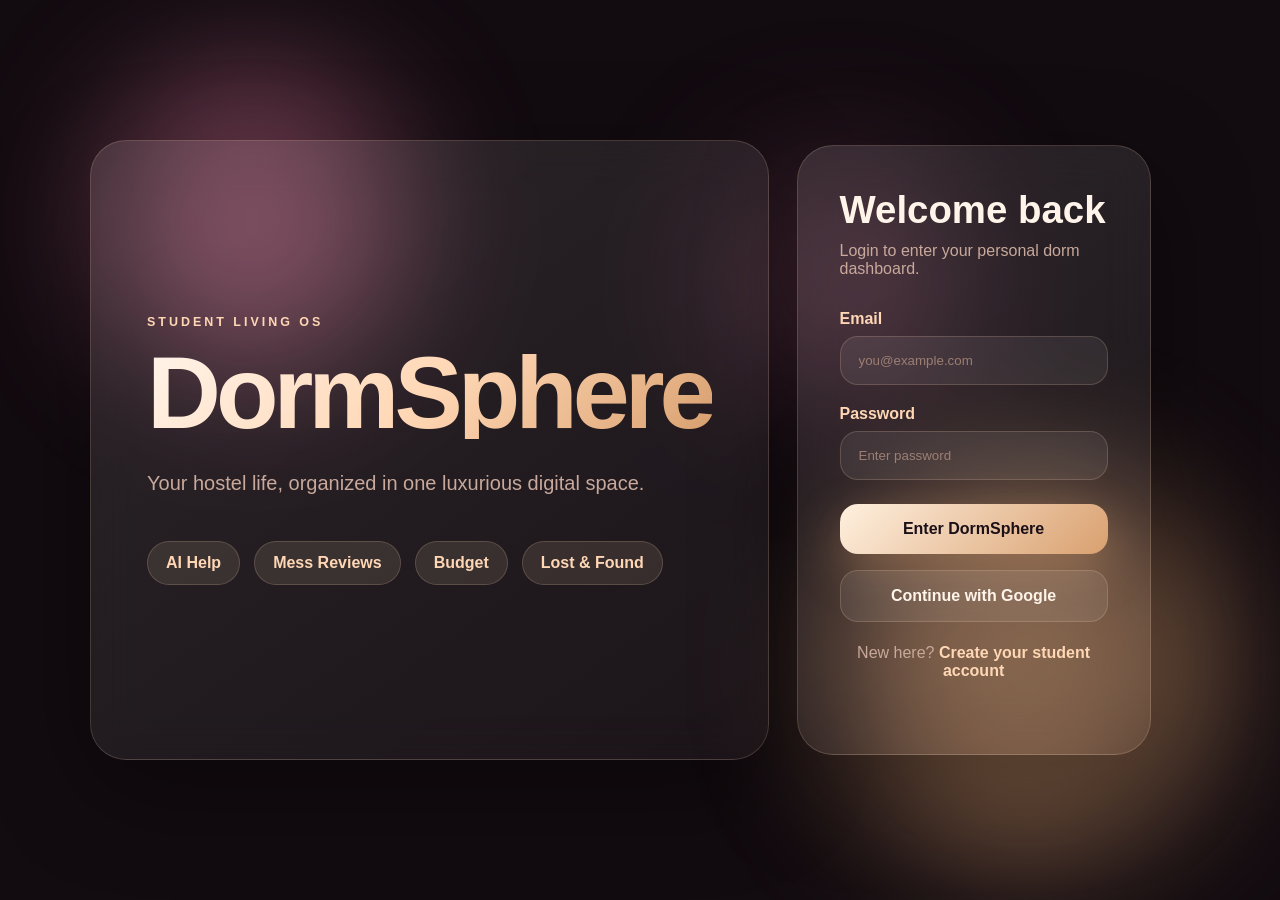
<file: index.html>
<!DOCTYPE html>
<html lang="en">
<head>
  <meta charset="UTF-8" />
  <meta name="viewport" content="width=device-width, initial-scale=1.0" />
  <title>DormSphere | Welcome</title>
  <link rel="stylesheet" href="style.css" />
</head>
<body class="auth-body">

  <div class="bg-orb orb-one"></div>
  <div class="bg-orb orb-two"></div>
  <div class="bg-orb orb-three"></div>

  <main class="auth-container">
    <section class="brand-panel">
      <p class="mini-label">Student Living OS</p>
      <h1>DormSphere</h1>
      <p class="brand-line">
        Your hostel life, organized in one luxurious digital space.
      </p>

      <div class="brand-points">
        <span>AI Help</span>
        <span>Mess Reviews</span>
        <span>Budget</span>
        <span>Lost & Found</span>
      </div>
    </section>

    <section class="login-card">
      <h2>Welcome back</h2>
      <p>Login to enter your personal dorm dashboard.</p>

      <form id="loginForm">
        <label>Email</label>
        <input type="email" id="email" placeholder="you@example.com" required />

        <label>Password</label>
        <input type="password" id="password" placeholder="Enter password" required />

        <button type="submit" class="main-btn">Enter DormSphere</button>
      </form>

      <button class="google-btn">Continue with Google</button>

      <p class="switch-text">
        New here? <a href="#">Create your student account</a>
      </p>
    </section>
  </main>

  <script src="script.js"></script>
</body>
</html>
</file>
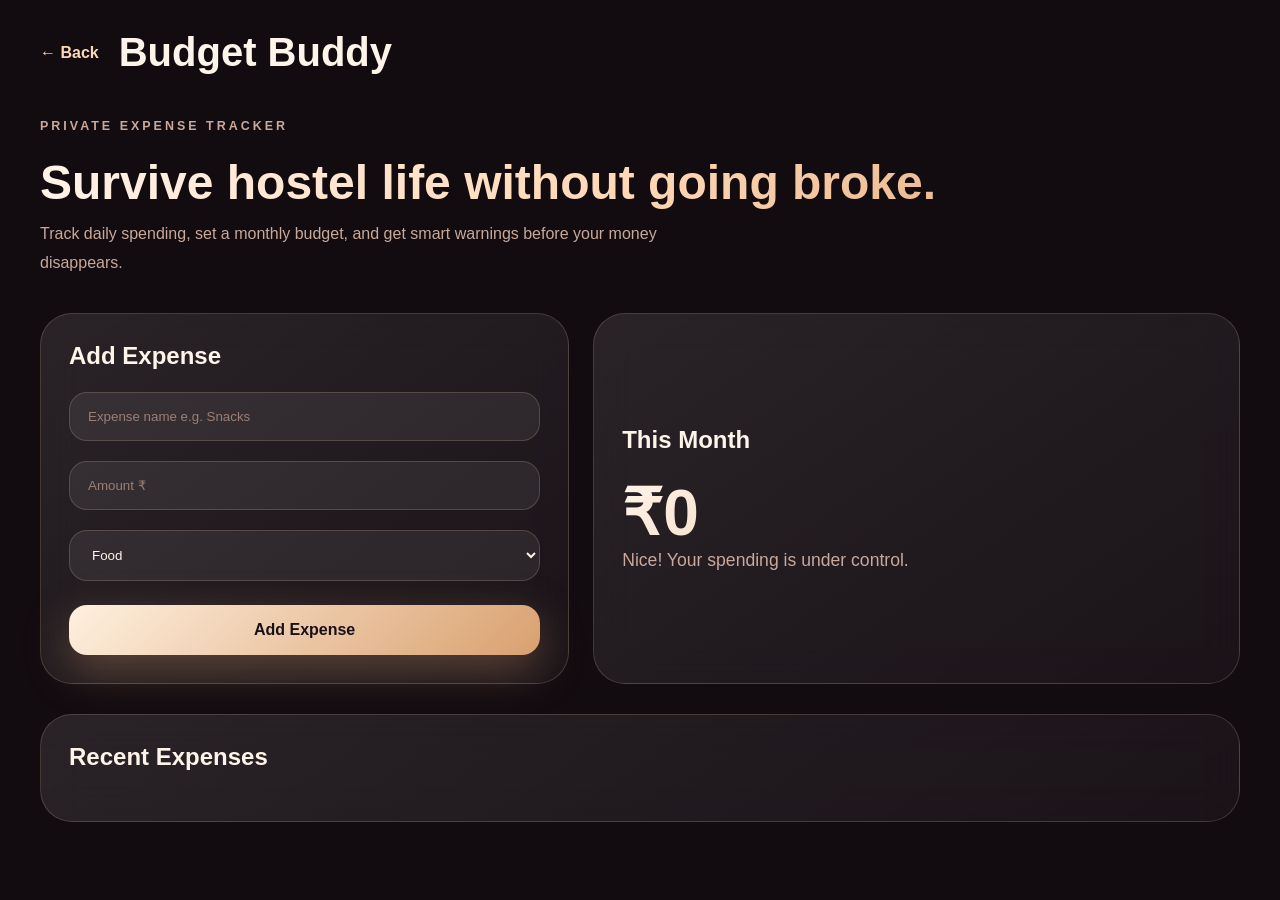
<file: budget.html>
<!DOCTYPE html>
<html lang="en">
<head>
  <meta charset="UTF-8" />
  <meta name="viewport" content="width=device-width, initial-scale=1.0" />
  <title>Budget Buddy | DormSphere</title>
  <link rel="stylesheet" href="style.css" />
</head>
<body class="feature-page">

<header class="feature-navbar">
  <a href="home.html" class="back-btn">← Back</a>
  <h1>Budget Buddy</h1>
</header>

<section class="feature-hero">
  <p class="mini-label">Private Expense Tracker</p>
  <h2>Survive hostel life without going broke.</h2>
  <p>Track daily spending, set a monthly budget, and get smart warnings before your money disappears.</p>
</section>

<section class="budget-layout">
  <div class="budget-card">
    <h3>Add Expense</h3>

    <input type="text" id="expenseName" placeholder="Expense name e.g. Snacks" />
    <input type="number" id="expenseAmount" placeholder="Amount ₹" />

    <select id="expenseCategory">
      <option value="Food">Food</option>
      <option value="Travel">Travel</option>
      <option value="Study">Study</option>
      <option value="Shopping">Shopping</option>
      <option value="Other">Other</option>
    </select>

    <button class="main-btn" onclick="addExpense()">Add Expense</button>
  </div>

  <div class="budget-card summary-card">
    <h3>This Month</h3>
    <h2>₹<span id="totalSpent">0</span></h2>
    <p id="budgetMood">You’re doing great. Keep tracking.</p>
  </div>
</section>

<section class="expense-list-section">
  <h3>Recent Expenses</h3>
  <div id="expenseList"></div>
</section>

<script src="script.js"></script>
</body>
</html>
</file>
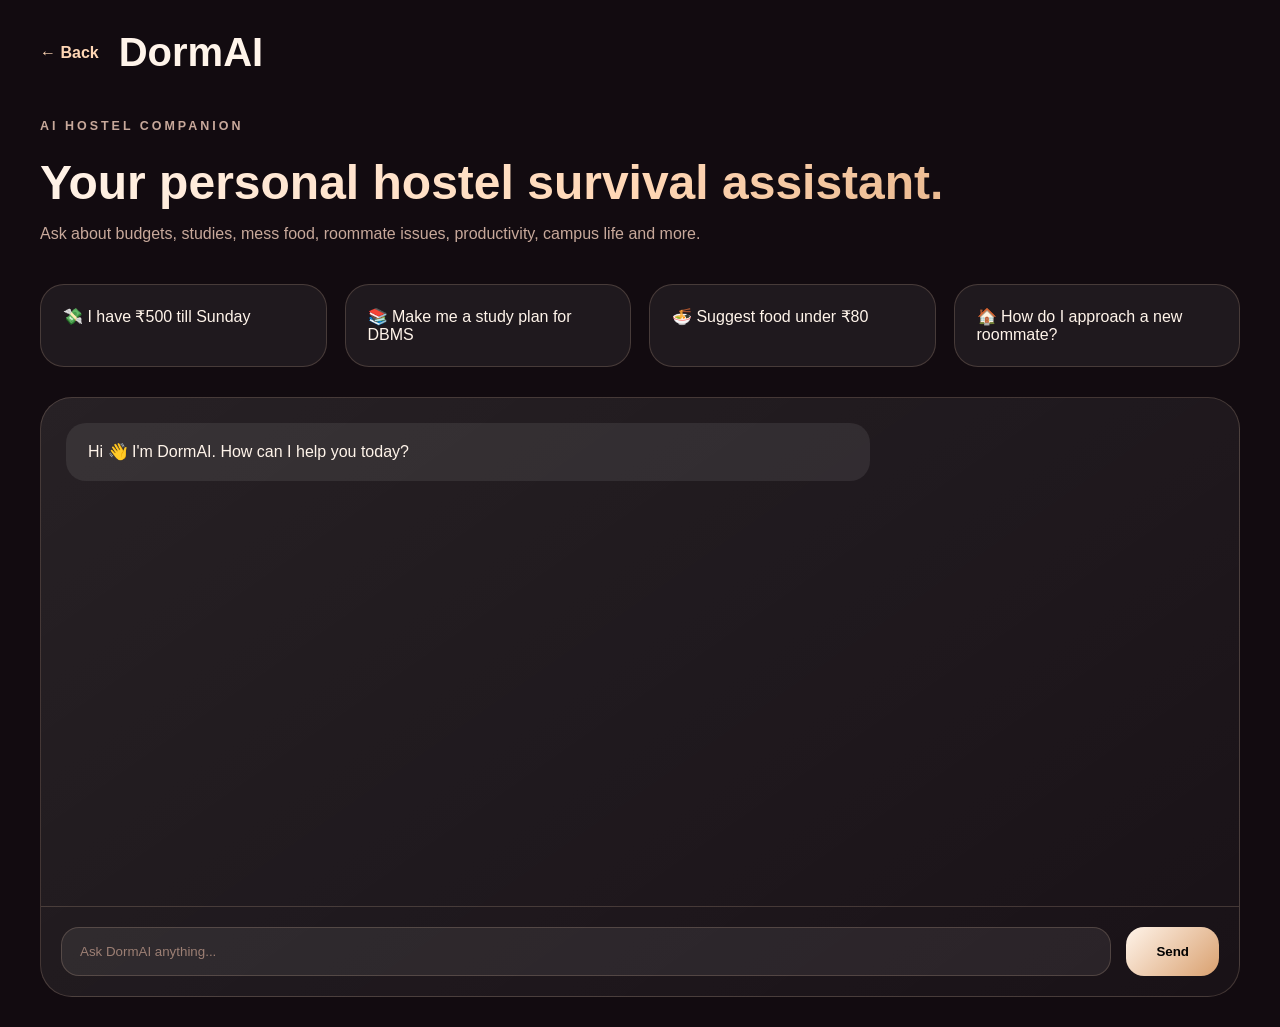
<file: dormai.html>
<!DOCTYPE html>
<html lang="en">
<head>
  <meta charset="UTF-8">
  <meta name="viewport" content="width=device-width, initial-scale=1.0">
  <title>DormAI | DormSphere</title>
  <link rel="stylesheet" href="style.css">
</head>
<body class="feature-page">

<header class="feature-navbar">
  <a href="home.html" class="back-btn">← Back</a>
  <h1>DormAI</h1>
</header>

<section class="feature-hero">
  <div>
    <p class="mini-label">AI Hostel Companion</p>
    <h2>Your personal hostel survival assistant.</h2>
    <p>
      Ask about budgets, studies, mess food, roommate issues,
      productivity, campus life and more.
    </p>
  </div>
</section>

<section class="quick-prompts">

<div class="prompt-card">
💸 I have ₹500 till Sunday
</div>

<div class="prompt-card">
📚 Make me a study plan for DBMS
</div>

<div class="prompt-card">
🍜 Suggest food under ₹80
</div>

<div class="prompt-card">
🏠 How do I approach a new roommate?
</div>

</section>

<section class="ai-chat-container">

<div id="chatMessages" class="chat-messages">

<div class="bot-message">
Hi 👋 I'm DormAI. How can I help you today?
</div>

</div>

<div class="chat-input-area">

<input
id="userInput"
type="text"
placeholder="Ask DormAI anything..."
>

<button id="sendBtn">
Send
</button>

</div>

</section>

<script src="script.js"></script>

</body>
</html>
</file>
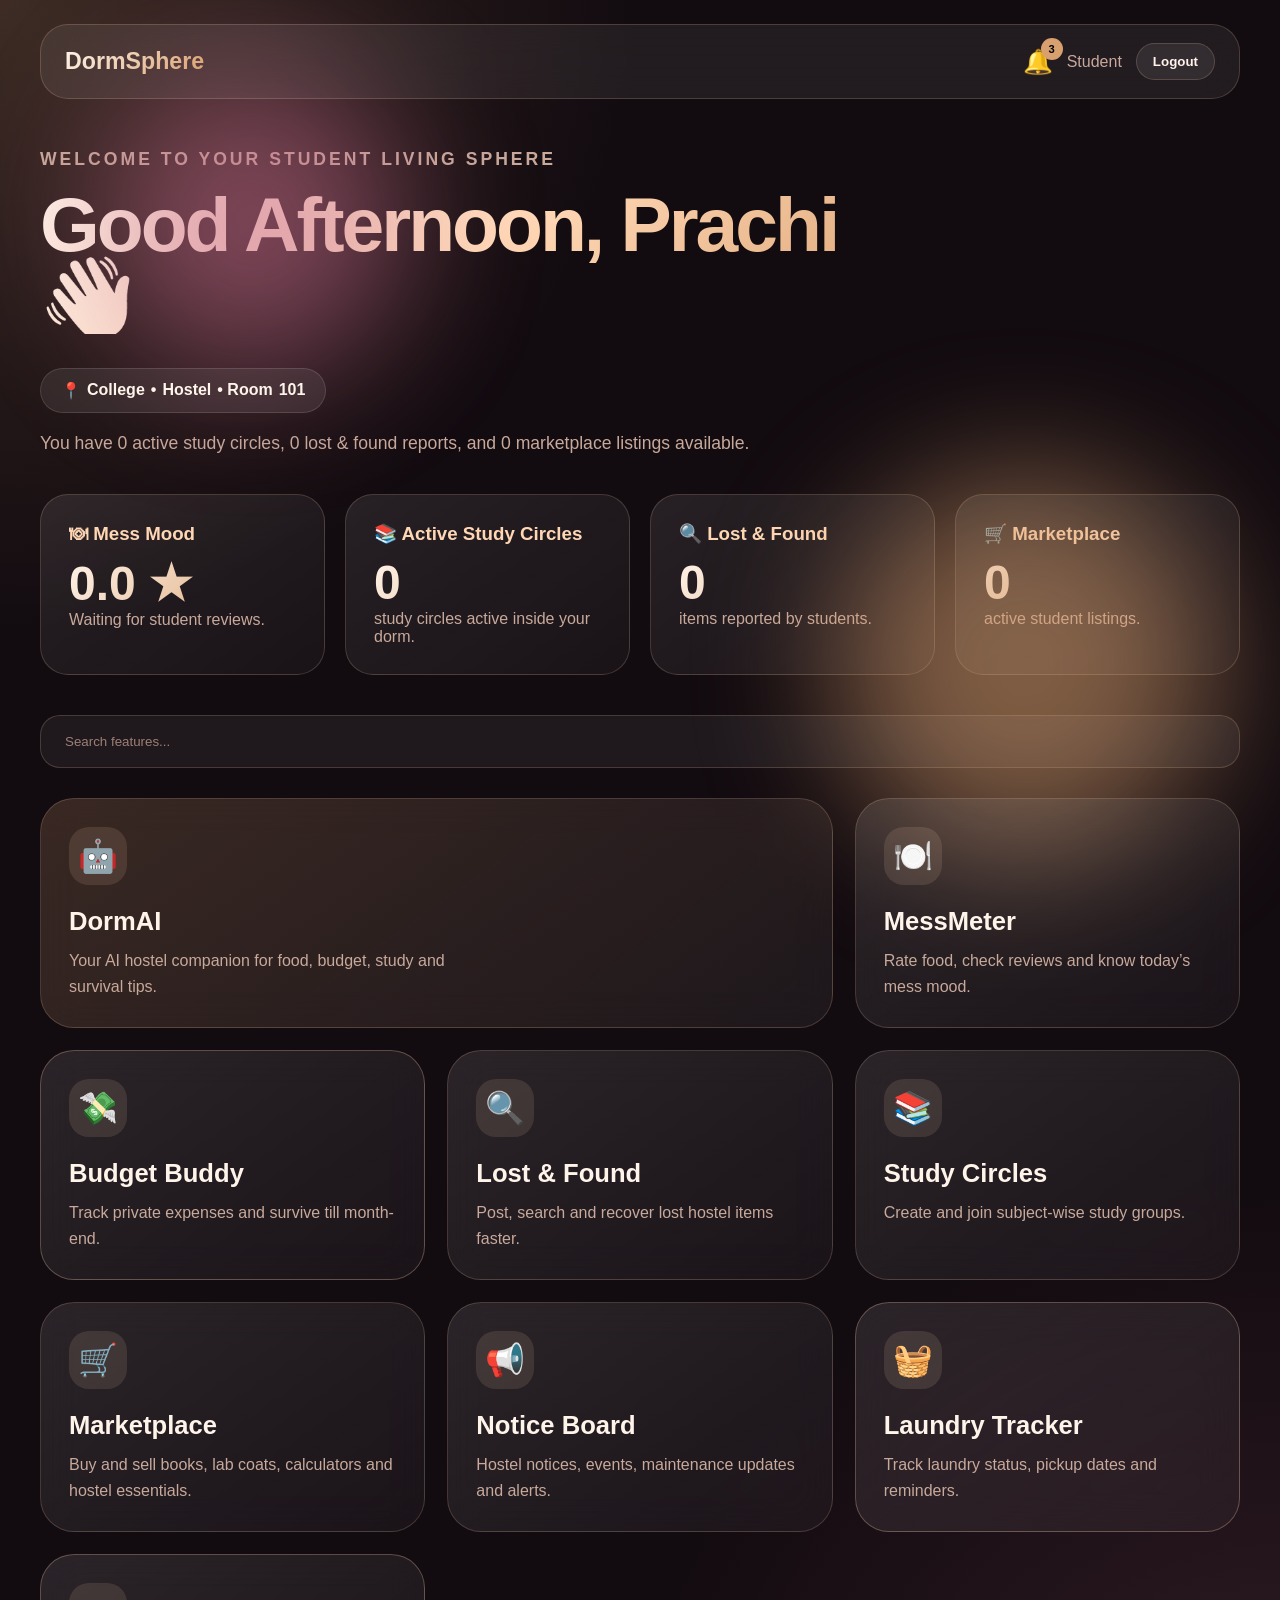
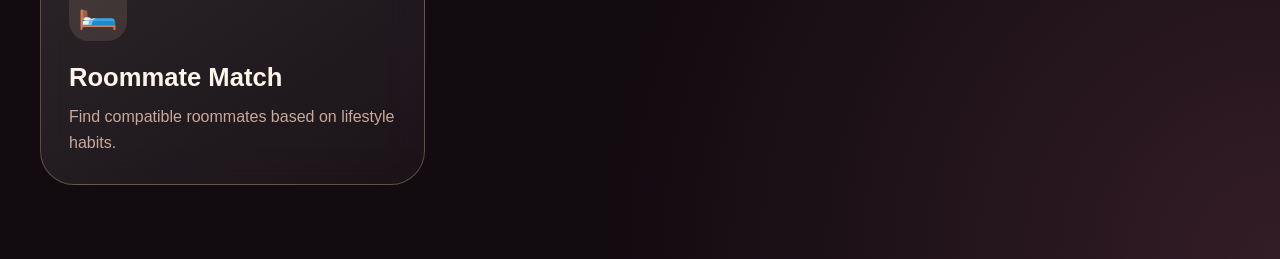
<file: home.html>
<!DOCTYPE html>
<html lang="en">
<head>
  <meta charset="UTF-8" />
  <meta name="viewport" content="width=device-width, initial-scale=1.0" />
  <title>DormSphere | Home</title>
  <link rel="stylesheet" href="style.css" />
</head>
<body class="home-body">

  <div class="bg-orb orb-one"></div>
  <div class="bg-orb orb-two"></div>

  <header class="home-nav">
    <div class="nav-logo">DormSphere</div>

    <div class="nav-user">
      <div class="notification-btn">
        🔔
        <span>3</span>
      </div>

      <span id="userEmail">Student</span>
      <button onclick="logout()">Logout</button>
    </div>
  </header>

  <main class="home-wrapper">
<section class="home-hero">
  <p class="mini-label">Welcome to your student living sphere</p>

  <h1 id="greetingText">Welcome 👋</h1>

  <div class="location-pill">
    📍 <span id="collegeDisplay">College</span> •
    <span id="hostelDisplay">Hostel</span> •
    Room <span id="roomDisplay">101</span>
  </div>

  <p id="homeSummary">
    Your hostel dashboard is ready.
  </p>
</section>

    <section class="snapshot-section">
      <div class="snapshot-card">
        <h3>🍽 Mess Mood</h3>
        <h1><span id="homeMessRating">0.0</span> ★</h1>
        <p id="homeMessText">Waiting for student reviews.</p>
      </div>

      <div class="snapshot-card">
        <h3>📚 Active Study Circles</h3>
        <h1 id="homeStudyCount">0</h1>
        <p>study circles active inside your dorm.</p>
      </div>

      <div class="snapshot-card">
        <h3>🔍 Lost & Found</h3>
        <h1 id="homeLostCount">0</h1>
        <p>items reported by students.</p>
      </div>

      <div class="snapshot-card">
        <h3>🛒 Marketplace</h3>
        <h1 id="homeMarketCount">0</h1>
        <p>active student listings.</p>
      </div>
    </section>

    <input
      type="text"
      id="featureSearch"
      placeholder="Search features..."
      class="feature-search"
    />

    <section class="feature-grid-home">

      <a href="dormai.html" class="module-card large-card">
        <span class="icon">🤖</span>
        <h2>DormAI</h2>
        <p>Your AI hostel companion for food, budget, study and survival tips.</p>
      </a>

      <a href="messmeter.html" class="module-card">
        <span class="icon">🍽️</span>
        <h2>MessMeter</h2>
        <p>Rate food, check reviews and know today’s mess mood.</p>
      </a>

      <a href="budget.html" class="module-card private-card">
        <span class="icon">💸</span>
        <h2>Budget Buddy</h2>
        <p>Track private expenses and survive till month-end.</p>
      </a>

      <a href="lostfound.html" class="module-card">
        <span class="icon">🔍</span>
        <h2>Lost & Found</h2>
        <p>Post, search and recover lost hostel items faster.</p>
      </a>

      <a href="studycircles.html" class="module-card">
        <span class="icon">📚</span>
        <h2>Study Circles</h2>
        <p>Create and join subject-wise study groups.</p>
      </a>

      <a href="marketplace.html" class="module-card">
        <span class="icon">🛒</span>
        <h2>Marketplace</h2>
        <p>Buy and sell books, lab coats, calculators and hostel essentials.</p>
      </a>

      <a href="noticeboard.html" class="module-card">
        <span class="icon">📢</span>
        <h2>Notice Board</h2>
        <p>Hostel notices, events, maintenance updates and alerts.</p>
      </a>

      <a href="laundry.html" class="module-card private-card">
        <span class="icon">🧺</span>
        <h2>Laundry Tracker</h2>
        <p>Track laundry status, pickup dates and reminders.</p>
      </a>

      <a href="roommate.html" class="module-card private-card">
        <span class="icon">🛏️</span>
        <h2>Roommate Match</h2>
        <p>Find compatible roommates based on lifestyle habits.</p>
      </a>

    </section>
  </main>

  <script src="script.js"></script>
</body>
</html>
</file>
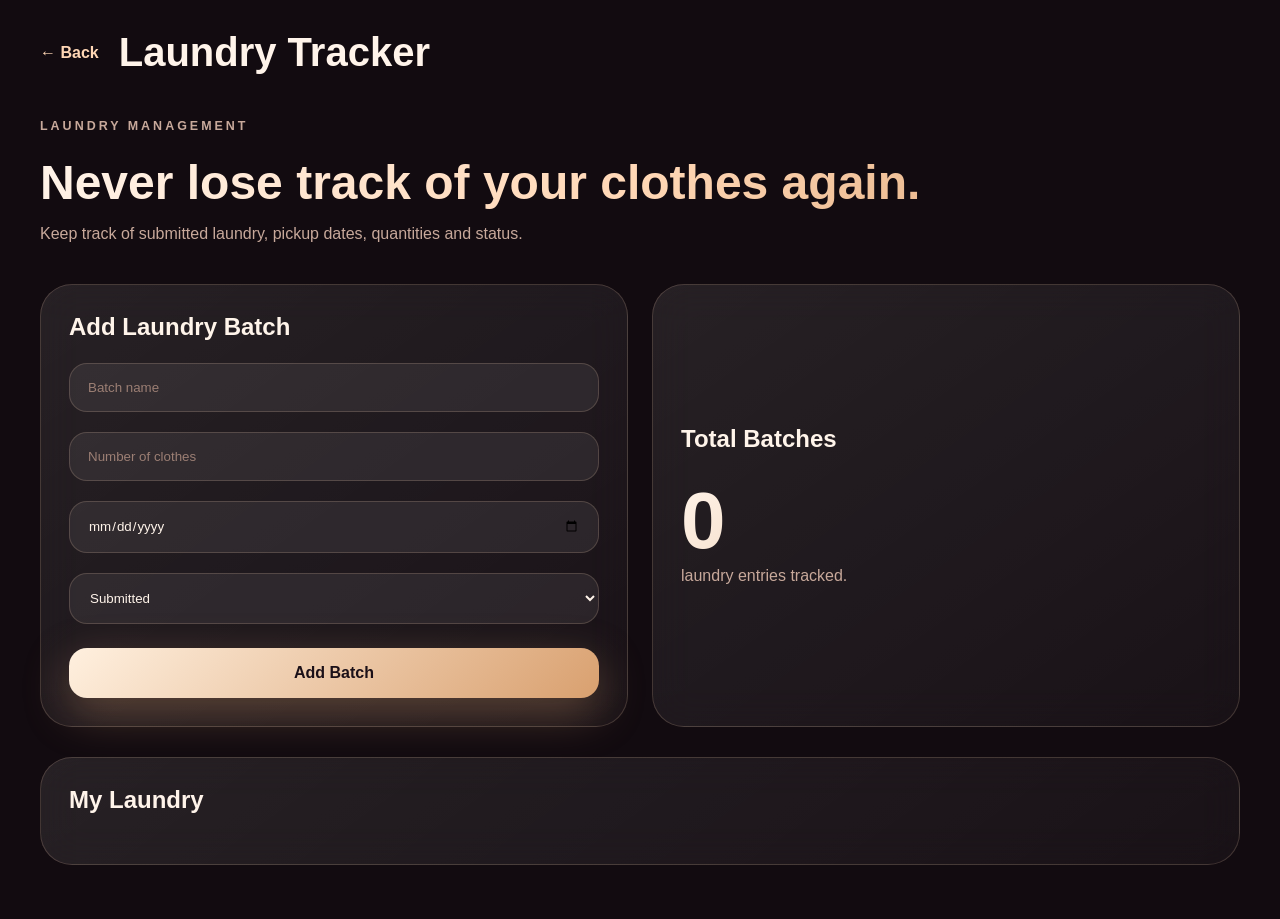
<file: laundry.html>
<!DOCTYPE html>
<html lang="en">
<head>
  <meta charset="UTF-8">
  <meta name="viewport" content="width=device-width, initial-scale=1.0">
  <title>Laundry Tracker | DormSphere</title>
  <link rel="stylesheet" href="style.css">
</head>
<body class="feature-page">

<header class="feature-navbar">
  <a href="home.html" class="back-btn">← Back</a>
  <h1>Laundry Tracker</h1>
</header>

<section class="feature-hero">
  <p class="mini-label">Laundry Management</p>
  <h2>Never lose track of your clothes again.</h2>
  <p>
    Keep track of submitted laundry, pickup dates,
    quantities and status.
  </p>
</section>

<section class="laundry-layout">

<div class="laundry-card">

<h3>Add Laundry Batch</h3>

<input
type="text"
id="laundryName"
placeholder="Batch name"
/>

<input
type="number"
id="laundryCount"
placeholder="Number of clothes"
/>

<input
type="date"
id="laundryDate"
/>

<select id="laundryStatus">
<option>Submitted</option>
<option>Processing</option>
<option>Ready for Pickup</option>
<option>Collected</option>
</select>

<button
class="main-btn"
onclick="addLaundry()"
>
Add Batch
</button>

</div>

<div class="laundry-card laundry-stat-card">

<h3>Total Batches</h3>

<div class="laundry-big-number">
<span id="laundryCountDisplay">0</span>
</div>

<p>laundry entries tracked.</p>

</div>

</section>

<section class="laundry-section">

<h3>My Laundry</h3>

<div id="laundryContainer"></div>

</section>

<script src="script.js"></script>

</body>
</html>
</file>
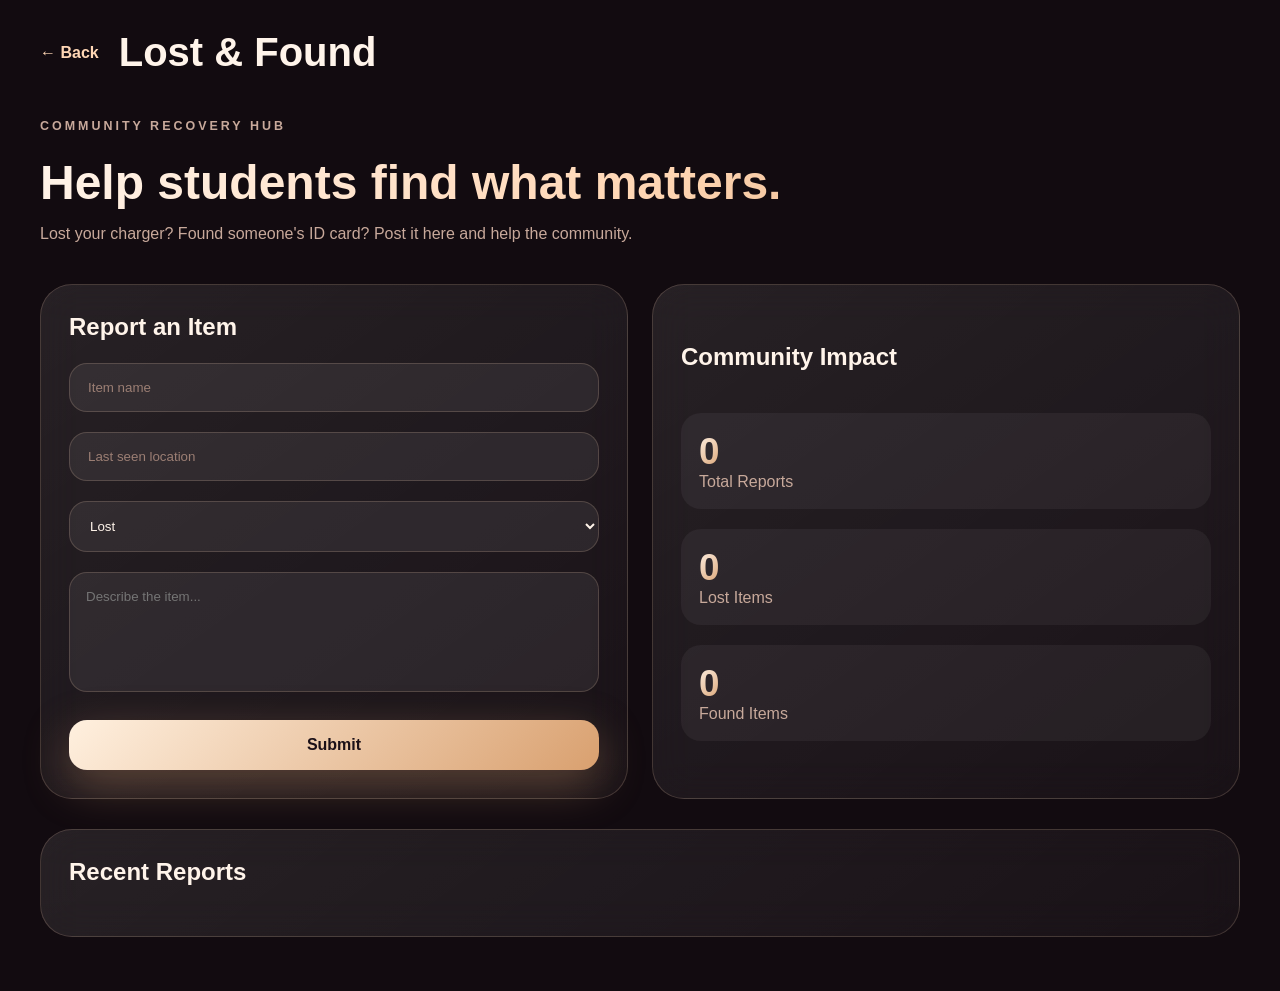
<file: lostfound.html>
<!DOCTYPE html>
<html lang="en">
<head>
  <meta charset="UTF-8">
  <meta name="viewport" content="width=device-width, initial-scale=1.0">
  <title>Lost & Found | DormSphere</title>
  <link rel="stylesheet" href="style.css">
</head>
<body class="feature-page">

<header class="feature-navbar">
  <a href="home.html" class="back-btn">← Back</a>
  <h1>Lost & Found</h1>
</header>

<section class="feature-hero">
  <p class="mini-label">Community Recovery Hub</p>
  <h2>Help students find what matters.</h2>
  <p>
    Lost your charger? Found someone's ID card?
    Post it here and help the community.
  </p>
</section>

<section class="lost-layout">

<div class="lost-card">

<h3>Report an Item</h3>

<input
type="text"
id="itemName"
placeholder="Item name"
/>

<input
type="text"
id="itemLocation"
placeholder="Last seen location"
/>

<select id="itemStatus">
<option>Lost</option>
<option>Found</option>
</select>

<textarea
id="itemDescription"
placeholder="Describe the item..."
></textarea>

<button
class="main-btn"
onclick="addLostItem()"
>
Submit
</button>

</div>

<div class="lost-card stats-card">

<h3>Community Impact</h3>

<div class="lost-stat">
<span id="totalItems">0</span>
<p>Total Reports</p>
</div>

<div class="lost-stat">
<span id="lostCount">0</span>
<p>Lost Items</p>
</div>

<div class="lost-stat">
<span id="foundCount">0</span>
<p>Found Items</p>
</div>

</div>

</section>

<section class="items-section">

<h3>Recent Reports</h3>

<div id="itemsContainer"></div>

</section>

<script src="script.js"></script>

</body>
</html>
</file>
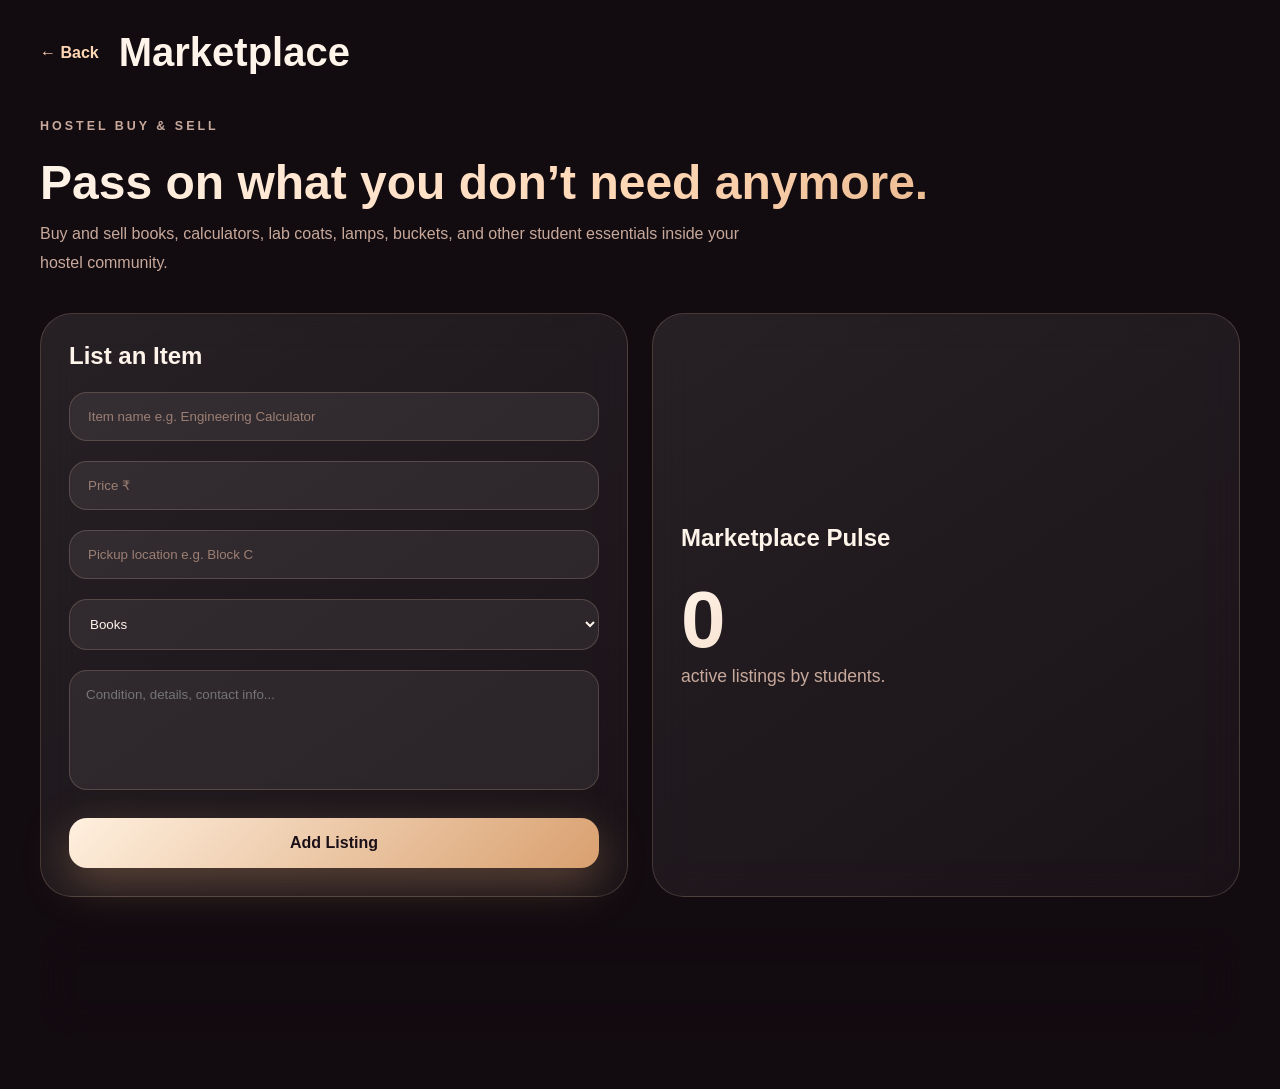
<file: marketplace.html>
<!DOCTYPE html>
<html lang="en">
<head>
  <meta charset="UTF-8" />
  <meta name="viewport" content="width=device-width, initial-scale=1.0" />
  <title>Marketplace | DormSphere</title>
  <link rel="stylesheet" href="style.css" />
</head>
<body class="feature-page">

<header class="feature-navbar">
  <a href="home.html" class="back-btn">← Back</a>
  <h1>Marketplace</h1>
</header>

<section class="feature-hero">
  <p class="mini-label">Hostel Buy & Sell</p>
  <h2>Pass on what you don’t need anymore.</h2>
  <p>Buy and sell books, calculators, lab coats, lamps, buckets, and other student essentials inside your hostel community.</p>
</section>

<section class="market-layout">
  <div class="market-card">
    <h3>List an Item</h3>

    <input type="text" id="productName" placeholder="Item name e.g. Engineering Calculator" />
    <input type="number" id="productPrice" placeholder="Price ₹" />
    <input type="text" id="productLocation" placeholder="Pickup location e.g. Block C" />

    <select id="productCategory">
      <option>Books</option>
      <option>Electronics</option>
      <option>Room Essentials</option>
      <option>Stationery</option>
      <option>Clothing</option>
      <option>Other</option>
    </select>

    <textarea id="productDescription" placeholder="Condition, details, contact info..."></textarea>

    <button class="main-btn" onclick="addProduct()">Add Listing</button>
  </div>

  <div class="market-card market-stat-card">
    <h3>Marketplace Pulse</h3>
    <div class="market-big-number"><span id="productCount">0</span></div>
    <p>active listings by students.</p>
  </div>
</section>

<section class="listing-section">
  <h3>Available Listings</h3>
  <div id="productContainer"></div>
</section>

<script src="script.js"></script>
</body>
</html>
</file>
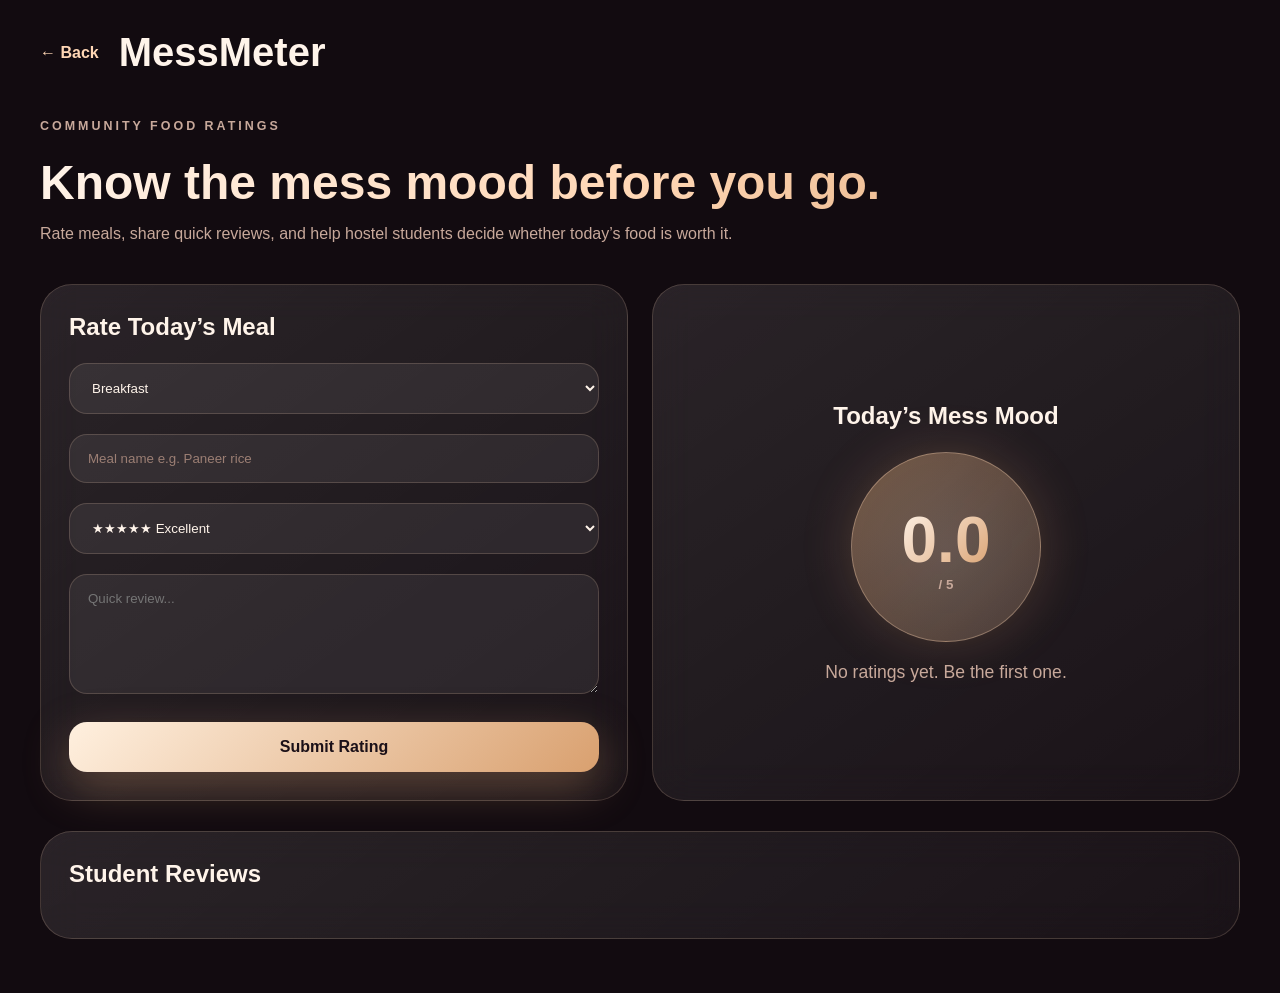
<file: messmeter.html>
<!DOCTYPE html>
<html lang="en">
<head>
  <meta charset="UTF-8" />
  <meta name="viewport" content="width=device-width, initial-scale=1.0" />
  <title>MessMeter | DormSphere</title>
  <link rel="stylesheet" href="style.css" />
</head>
<body class="feature-page">

<header class="feature-navbar">
  <a href="home.html" class="back-btn">← Back</a>
  <h1>MessMeter</h1>
</header>

<section class="feature-hero">
  <p class="mini-label">Community Food Ratings</p>
  <h2>Know the mess mood before you go.</h2>
  <p>Rate meals, share quick reviews, and help hostel students decide whether today’s food is worth it.</p>
</section>

<section class="mess-layout">
  <div class="mess-card">
    <h3>Rate Today’s Meal</h3>

    <select id="mealType">
      <option>Breakfast</option>
      <option>Lunch</option>
      <option>Snacks</option>
      <option>Dinner</option>
    </select>

    <input type="text" id="mealName" placeholder="Meal name e.g. Paneer rice" />

    <select id="mealRating">
      <option value="5">★★★★★ Excellent</option>
      <option value="4">★★★★ Good</option>
      <option value="3">★★★ Average</option>
      <option value="2">★★ Bad</option>
      <option value="1">★ Terrible</option>
    </select>

    <textarea id="mealReview" placeholder="Quick review..."></textarea>

    <button class="main-btn" onclick="addMealReview()">Submit Rating</button>
  </div>

  <div class="mess-card mess-score-card">
    <h3>Today’s Mess Mood</h3>
    <div class="score-circle">
      <span id="averageRating">0.0</span>
      <small>/ 5</small>
    </div>
    <p id="messMoodText">No ratings yet. Be the first one.</p>
  </div>
</section>

<section class="review-section">
  <h3>Student Reviews</h3>
  <div id="reviewList"></div>
</section>

<script src="script.js"></script>
</body>
</html>
</file>
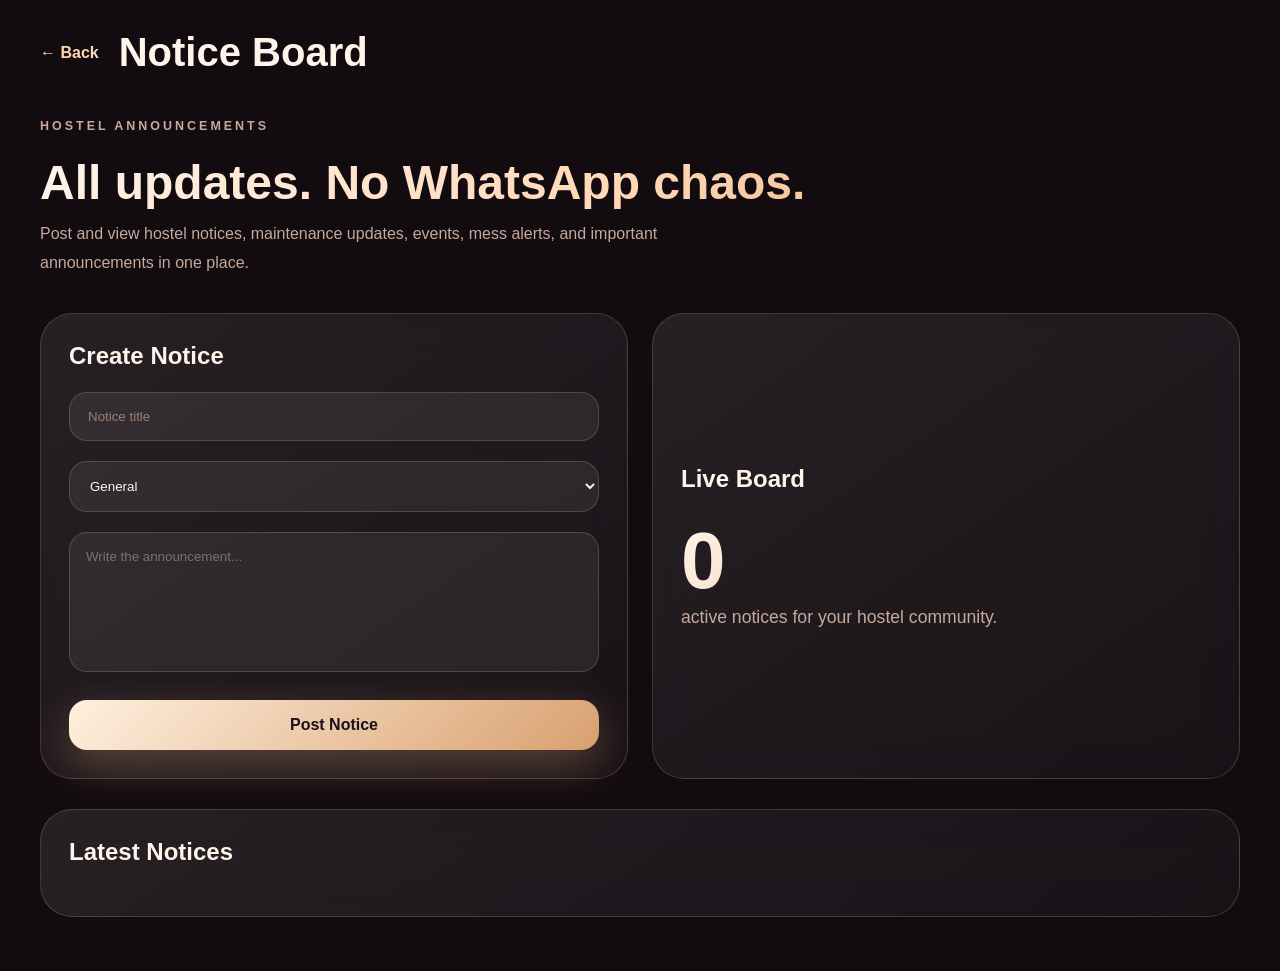
<file: noticeboard.html>
<!DOCTYPE html>
<html lang="en">
<head>
  <meta charset="UTF-8" />
  <meta name="viewport" content="width=device-width, initial-scale=1.0" />
  <title>Notice Board | DormSphere</title>
  <link rel="stylesheet" href="style.css" />
</head>
<body class="feature-page">

<header class="feature-navbar">
  <a href="home.html" class="back-btn">← Back</a>
  <h1>Notice Board</h1>
</header>

<section class="feature-hero">
  <p class="mini-label">Hostel Announcements</p>
  <h2>All updates. No WhatsApp chaos.</h2>
  <p>Post and view hostel notices, maintenance updates, events, mess alerts, and important announcements in one place.</p>
</section>

<section class="notice-layout">
  <div class="notice-card">
    <h3>Create Notice</h3>

    <input type="text" id="noticeTitle" placeholder="Notice title" />

    <select id="noticeCategory">
      <option>General</option>
      <option>Mess Update</option>
      <option>Maintenance</option>
      <option>Event</option>
      <option>Urgent</option>
    </select>

    <textarea id="noticeText" placeholder="Write the announcement..."></textarea>

    <button class="main-btn" onclick="addNotice()">Post Notice</button>
  </div>

  <div class="notice-card notice-stat-card">
    <h3>Live Board</h3>
    <div class="notice-big-number"><span id="noticeCount">0</span></div>
    <p>active notices for your hostel community.</p>
  </div>
</section>

<section class="notice-section">
  <h3>Latest Notices</h3>
  <div id="noticeContainer"></div>
</section>

<script src="script.js"></script>
</body>
</html>
</file>
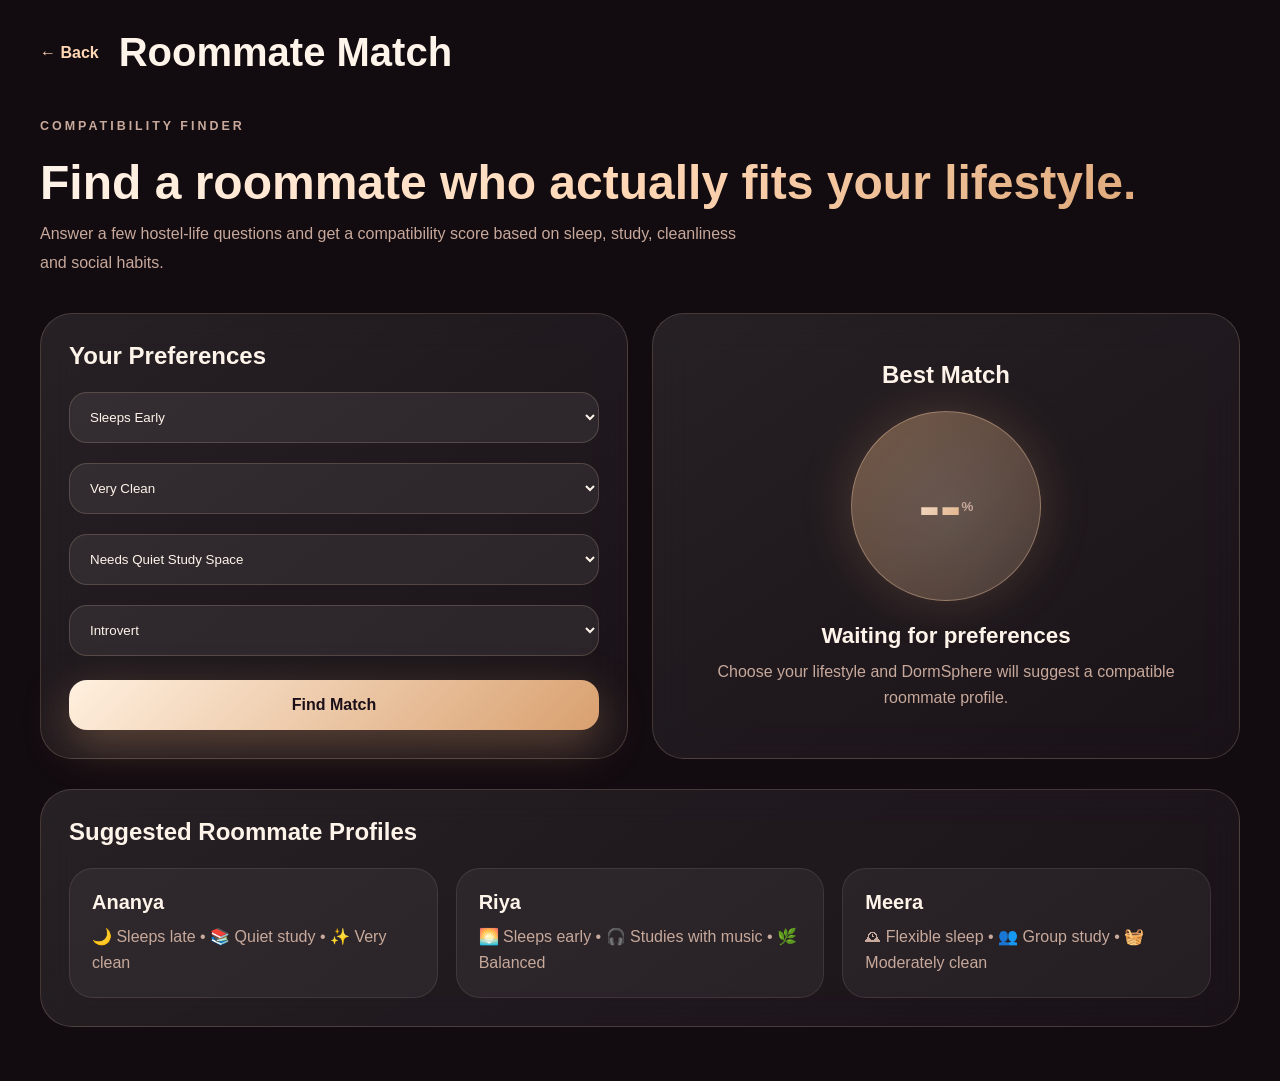
<file: roommate.html>
<!DOCTYPE html>
<html lang="en">
<head>
  <meta charset="UTF-8" />
  <meta name="viewport" content="width=device-width, initial-scale=1.0" />
  <title>Roommate Match | DormSphere</title>
  <link rel="stylesheet" href="style.css" />
</head>
<body class="feature-page">

<header class="feature-navbar">
  <a href="home.html" class="back-btn">← Back</a>
  <h1>Roommate Match</h1>
</header>

<section class="feature-hero">
  <p class="mini-label">Compatibility Finder</p>
  <h2>Find a roommate who actually fits your lifestyle.</h2>
  <p>Answer a few hostel-life questions and get a compatibility score based on sleep, study, cleanliness and social habits.</p>
</section>

<section class="roommate-layout">
  <div class="roommate-card">
    <h3>Your Preferences</h3>

    <select id="sleepTime">
      <option value="early">Sleeps Early</option>
      <option value="late">Sleeps Late</option>
      <option value="flexible">Flexible Sleep Schedule</option>
    </select>

    <select id="cleanliness">
      <option value="very-clean">Very Clean</option>
      <option value="medium">Moderately Clean</option>
      <option value="chill">Chill / Not Too Strict</option>
    </select>

    <select id="studyStyle">
      <option value="quiet">Needs Quiet Study Space</option>
      <option value="music">Studies With Music</option>
      <option value="group">Likes Group Study</option>
    </select>

    <select id="socialLevel">
      <option value="introvert">Introvert</option>
      <option value="balanced">Balanced</option>
      <option value="extrovert">Extrovert</option>
    </select>

    <button class="main-btn" onclick="findRoommateMatch()">Find Match</button>
  </div>

  <div class="roommate-card match-result-card">
    <h3>Best Match</h3>

    <div class="match-circle">
      <span id="matchScore">--</span>
      <small>%</small>
    </div>

    <h4 id="matchName">Waiting for preferences</h4>
    <p id="matchReason">Choose your lifestyle and DormSphere will suggest a compatible roommate profile.</p>
  </div>
</section>

<section class="roommate-section">
  <h3>Suggested Roommate Profiles</h3>

  <div class="profile-grid">
    <div class="profile-card">
      <h4>Ananya</h4>
      <p>🌙 Sleeps late • 📚 Quiet study • ✨ Very clean</p>
    </div>

    <div class="profile-card">
      <h4>Riya</h4>
      <p>🌅 Sleeps early • 🎧 Studies with music • 🌿 Balanced</p>
    </div>

    <div class="profile-card">
      <h4>Meera</h4>
      <p>🕰 Flexible sleep • 👥 Group study • 🧺 Moderately clean</p>
    </div>
  </div>
</section>

<script src="script.js"></script>
</body>
</html>
</file>
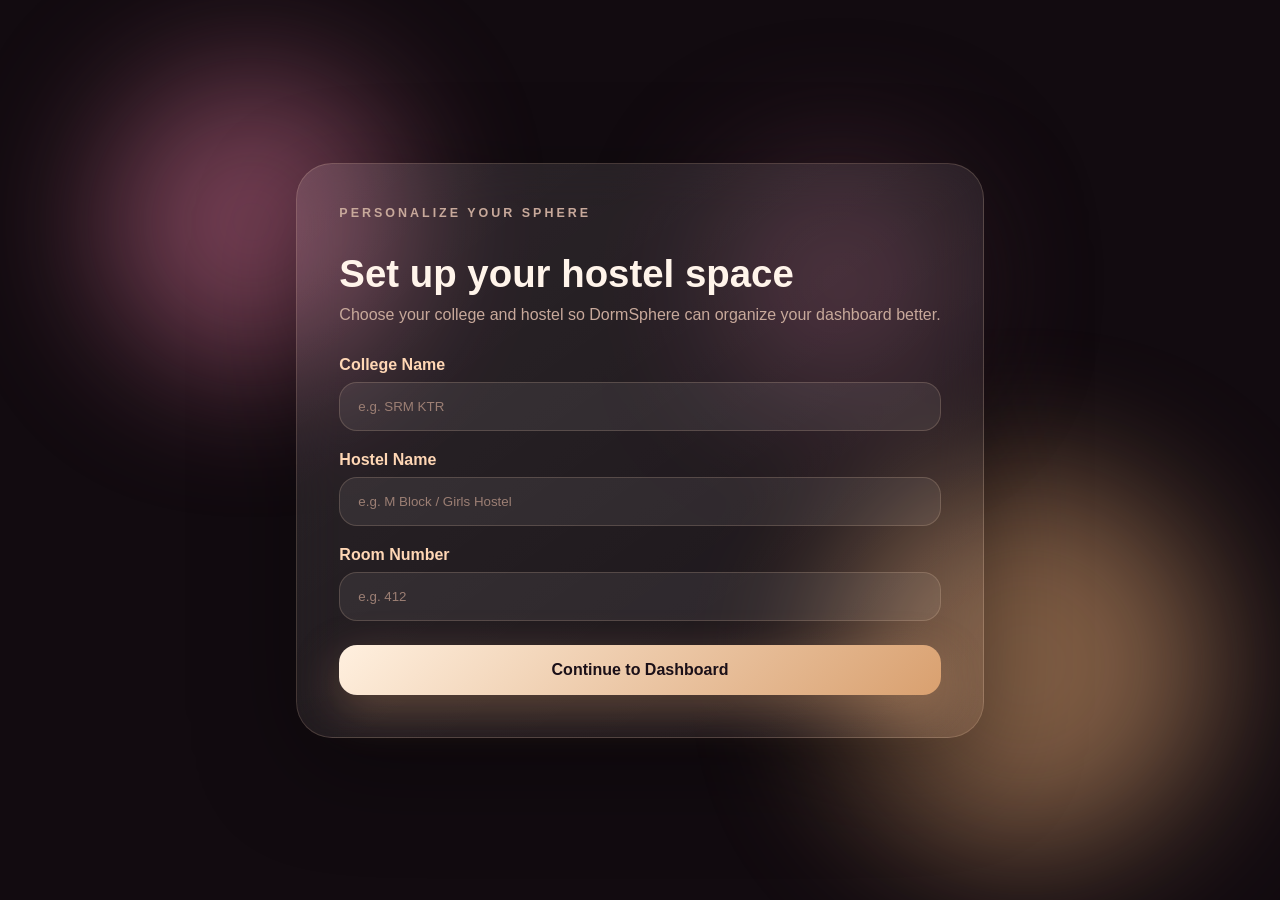
<file: setup.html>
<!DOCTYPE html>
<html lang="en">
<head>
  <meta charset="UTF-8" />
  <meta name="viewport" content="width=device-width, initial-scale=1.0" />
  <title>DormSphere | Setup</title>
  <link rel="stylesheet" href="style.css" />
</head>
<body class="auth-body">

  <div class="bg-orb orb-one"></div>
  <div class="bg-orb orb-two"></div>
  <div class="bg-orb orb-three"></div>

  <main class="setup-container">
    <section class="login-card setup-card">
      <p class="mini-label">Personalize your sphere</p>
      <h2>Set up your hostel space</h2>
      <p>Choose your college and hostel so DormSphere can organize your dashboard better.</p>

      <form id="setupForm">
        <label>College Name</label>
        <input type="text" id="collegeName" placeholder="e.g. SRM KTR" required />

        <label>Hostel Name</label>
        <input type="text" id="hostelName" placeholder="e.g. M Block / Girls Hostel" required />

        <label>Room Number</label>
        <input type="text" id="roomNumber" placeholder="e.g. 412" required />

        <button type="submit" class="main-btn">Continue to Dashboard</button>
      </form>
    </section>
  </main>

  <script src="script.js"></script>
</body>
</html>
</file>
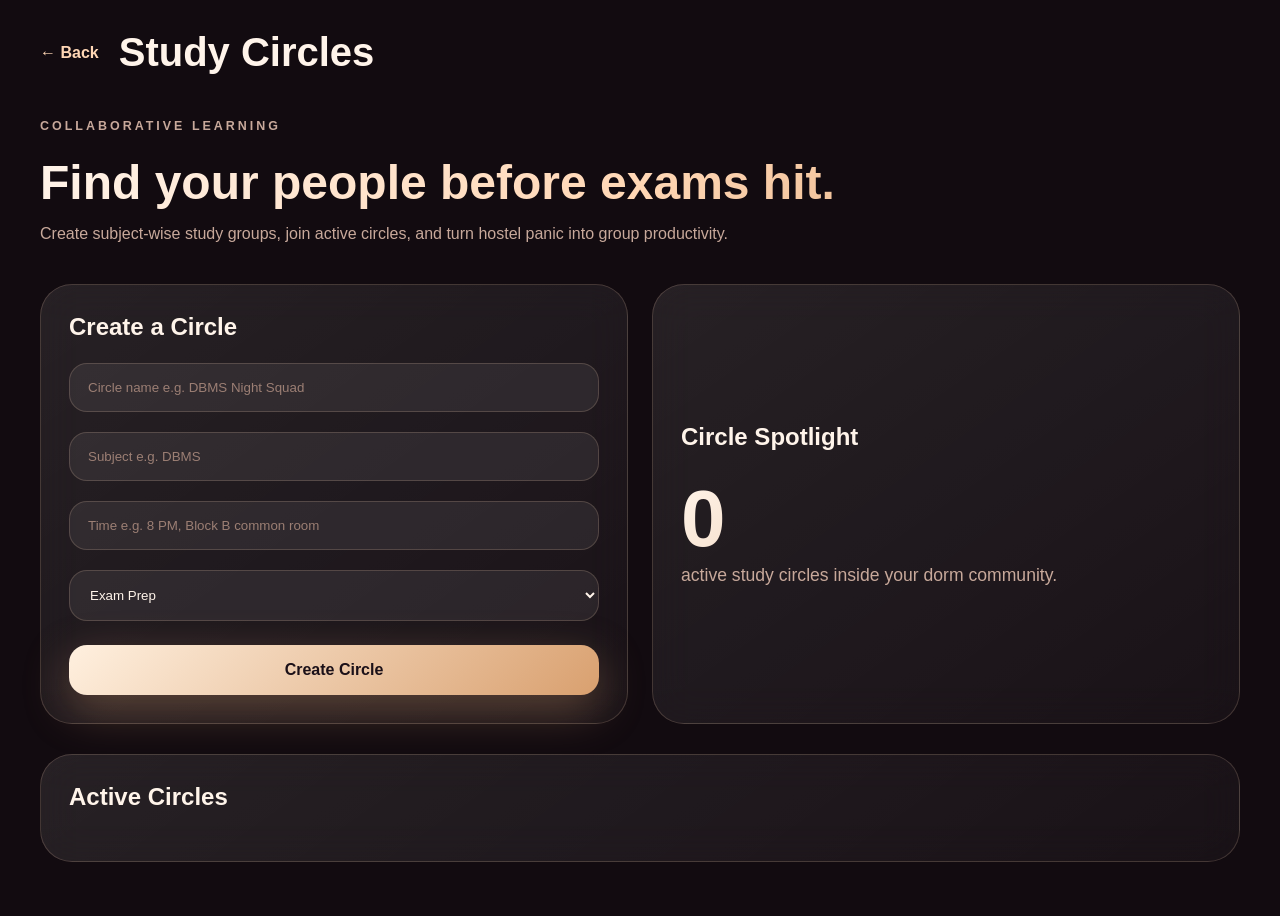
<file: studycircles.html>
<!DOCTYPE html>
<html lang="en">
<head>
  <meta charset="UTF-8" />
  <meta name="viewport" content="width=device-width, initial-scale=1.0" />
  <title>Study Circles | DormSphere</title>
  <link rel="stylesheet" href="style.css" />
</head>
<body class="feature-page">

<header class="feature-navbar">
  <a href="home.html" class="back-btn">← Back</a>
  <h1>Study Circles</h1>
</header>

<section class="feature-hero">
  <p class="mini-label">Collaborative Learning</p>
  <h2>Find your people before exams hit.</h2>
  <p>Create subject-wise study groups, join active circles, and turn hostel panic into group productivity.</p>
</section>

<section class="study-layout">
  <div class="study-card">
    <h3>Create a Circle</h3>

    <input type="text" id="circleName" placeholder="Circle name e.g. DBMS Night Squad" />
    <input type="text" id="circleSubject" placeholder="Subject e.g. DBMS" />
    <input type="text" id="circleTime" placeholder="Time e.g. 8 PM, Block B common room" />

    <select id="circleMode">
      <option>Exam Prep</option>
      <option>Assignment Help</option>
      <option>Hackathon Team</option>
      <option>Project Work</option>
      <option>General Study</option>
    </select>

    <button class="main-btn" onclick="addStudyCircle()">Create Circle</button>
  </div>

  <div class="study-card spotlight-card">
    <h3>Circle Spotlight</h3>
    <p class="spotlight-number"><span id="circleCount">0</span></p>
    <p>active study circles inside your dorm community.</p>
  </div>
</section>

<section class="circle-section">
  <h3>Active Circles</h3>
  <div id="circleContainer"></div>
</section>

<script src="script.js"></script>
</body>
</html>
</file>
<file: style.css>
* {
  margin: 0;
  padding: 0;
  box-sizing: border-box;
  font-family: "Inter", "Segoe UI", sans-serif;
}

:root {
  --bg: #120b10;
  --deep: #1b1018;
  --rose: #d9a06f;
  --rose-light: #ffd7b5;
  --cream: #fff4ea;
  --muted: #c8a99b;
  --glass: rgba(255, 244, 234, 0.08);
  --border: rgba(255, 215, 181, 0.18);
}

body {
  background: var(--bg);
  color: var(--cream);
  min-height: 100vh;
  overflow-x: hidden;
}

.auth-body {
  display: flex;
  justify-content: center;
  align-items: center;
  padding: 40px;
  position: relative;
}

.bg-orb {
  position: fixed;
  border-radius: 50%;
  filter: blur(70px);
  opacity: 0.55;
  animation: floatOrb 7s ease-in-out infinite;
}

.orb-one {
  width: 300px;
  height: 300px;
  background: #c76b8c;
  top: 8%;
  left: 8%;
}

.orb-two {
  width: 380px;
  height: 380px;
  background: #d9a06f;
  right: 5%;
  bottom: 5%;
  animation-delay: 1.5s;
}

.orb-three {
  width: 240px;
  height: 240px;
  background: #6f3d52;
  right: 25%;
  top: 18%;
  animation-delay: 3s;
}

.auth-container {
  width: min(1100px, 100%);
  min-height: 620px;
  display: grid;
  grid-template-columns: 1.1fr 0.9fr;
  gap: 28px;
  position: relative;
  z-index: 1;
}

.brand-panel,
.login-card {
  border: 1px solid var(--border);
  background: linear-gradient(145deg, rgba(255,255,255,0.11), rgba(255,255,255,0.04));
  backdrop-filter: blur(24px);
  border-radius: 36px;
  box-shadow: 0 30px 100px rgba(0,0,0,0.35);
}

.brand-panel {
  padding: 56px;
  display: flex;
  flex-direction: column;
  justify-content: center;
}

.mini-label {
  color: var(--rose-light);
  letter-spacing: 3px;
  text-transform: uppercase;
  font-size: 0.78rem;
  font-weight: 800;
  margin-bottom: 18px;
}

.brand-panel h1 {
  font-size: clamp(4rem, 8vw, 7.5rem);
  line-height: 0.9;
  letter-spacing: -5px;
  background: linear-gradient(135deg, #fff4ea, #ffd7b5, #d9a06f);
  -webkit-background-clip: text;
  color: transparent;
  margin-bottom: 26px;
}

.brand-line {
  max-width: 580px;
  color: var(--muted);
  font-size: 1.25rem;
  line-height: 1.8;
}

.brand-points {
  margin-top: 40px;
  display: flex;
  flex-wrap: wrap;
  gap: 14px;
}

.brand-points span {
  padding: 12px 18px;
  border-radius: 999px;
  background: rgba(255, 215, 181, 0.11);
  border: 1px solid var(--border);
  color: var(--rose-light);
  font-weight: 700;
}

.login-card {
  padding: 42px;
  align-self: center;
}

.login-card h2 {
  font-size: 2.4rem;
  margin-bottom: 10px;
}

.login-card > p {
  color: var(--muted);
  margin-bottom: 32px;
}

form {
  display: flex;
  flex-direction: column;
}

label {
  color: var(--rose-light);
  font-weight: 700;
  margin-bottom: 8px;
}

input {
  width: 100%;
  padding: 16px 18px;
  border-radius: 18px;
  border: 1px solid var(--border);
  background: rgba(255,255,255,0.07);
  color: var(--cream);
  outline: none;
  margin-bottom: 20px;
}

input::placeholder {
  color: #9c7f74;
}

input:focus {
  border-color: var(--rose);
  box-shadow: 0 0 0 4px rgba(217,160,111,0.12);
}

.main-btn,
.google-btn {
  width: 100%;
  padding: 16px;
  border: none;
  border-radius: 18px;
  cursor: pointer;
  font-weight: 900;
  font-size: 1rem;
}

.main-btn {
  color: #1b1018;
  background: linear-gradient(135deg, #fff0df, #d9a06f);
  box-shadow: 0 15px 45px rgba(217,160,111,0.35);
  margin-top: 4px;
}

.google-btn {
  margin-top: 16px;
  color: var(--cream);
  background: rgba(255,255,255,0.08);
  border: 1px solid var(--border);
}

.switch-text {
  text-align: center;
  margin-top: 22px;
  color: var(--muted);
}

.switch-text a {
  color: var(--rose-light);
  text-decoration: none;
  font-weight: 800;
}

@keyframes floatOrb {
  0%, 100% {
    transform: translateY(0) scale(1);
  }

  50% {
    transform: translateY(-30px) scale(1.08);
  }
}

@media (max-width: 850px) {
  .auth-container {
    grid-template-columns: 1fr;
  }

  .brand-panel {
    padding: 36px;
  }

  .brand-panel h1 {
    font-size: 4rem;
  }
}
.home-body {
  padding: 24px;
  background:
    radial-gradient(circle at top left, rgba(217,160,111,0.22), transparent 28%),
    radial-gradient(circle at bottom right, rgba(199,107,140,0.18), transparent 30%),
    var(--bg);
}

.home-nav {
  width: min(1200px, 100%);
  margin: 0 auto 50px;
  padding: 18px 24px;
  border: 1px solid var(--border);
  border-radius: 28px;
  background: rgba(255,255,255,0.07);
  backdrop-filter: blur(22px);
  display: flex;
  justify-content: space-between;
  align-items: center;
}

.nav-logo {
  font-size: 1.45rem;
  font-weight: 900;
  background: linear-gradient(135deg, #fff4ea, #d9a06f);
  -webkit-background-clip: text;
  color: transparent;
}

.nav-user {
  display: flex;
  align-items: center;
  gap: 14px;
  color: var(--muted);
}

.nav-user button {
  border: none;
  padding: 10px 16px;
  border-radius: 999px;
  cursor: pointer;
  font-weight: 800;
  background: rgba(255,255,255,0.08);
  color: var(--cream);
  border: 1px solid var(--border);
}

.home-wrapper {
  width: min(1200px, 100%);
  margin: auto;
}

.home-hero {
  margin-bottom: 34px;
}

.home-hero h1 {
  font-size: clamp(2.6rem, 6vw, 5.5rem);
  line-height: 0.95;
  letter-spacing: -3px;
  max-width: 900px;
  background: linear-gradient(135deg, #fff4ea, #ffd7b5, #d9a06f);
  -webkit-background-clip: text;
  color: transparent;
  margin-bottom: 18px;
}

.home-hero p {
  color: var(--muted);
  font-size: 1.1rem;
}

.feature-grid-home {
  display: grid;
  grid-template-columns: repeat(3, 1fr);
  gap: 22px;
  padding-bottom: 50px;
}

.module-card {
  min-height: 230px;
  padding: 28px;
  border-radius: 34px;
  text-decoration: none;
  color: var(--cream);
  background: linear-gradient(145deg, rgba(255,255,255,0.105), rgba(255,255,255,0.035));
  border: 1px solid var(--border);
  backdrop-filter: blur(20px);
  position: relative;
  overflow: hidden;
  transition: 0.35s ease;
}

.module-card::before {
  content: "";
  position: absolute;
  width: 180px;
  height: 180px;
  border-radius: 50%;
  right: -60px;
  top: -60px;
  background: rgba(217,160,111,0.18);
  transition: 0.35s ease;
}

.module-card::after {
  content: "Open →";
  position: absolute;
  bottom: 24px;
  right: 28px;
  color: var(--rose-light);
  font-weight: 900;
  opacity: 0;
  transform: translateX(-10px);
  transition: 0.35s ease;
}

.module-card:hover {
  transform: translateY(-10px) scale(1.02);
  box-shadow: 0 30px 90px rgba(217,160,111,0.18);
  border-color: rgba(255,215,181,0.42);
}

.module-card:hover::before {
  transform: scale(1.25);
  background: rgba(255,215,181,0.25);
}

.module-card:hover::after {
  opacity: 1;
  transform: translateX(0);
}

.large-card {
  grid-column: span 2;
  background:
    linear-gradient(145deg, rgba(217,160,111,0.2), rgba(255,255,255,0.05));
}

.private-card {
  border-color: rgba(255,215,181,0.28);
}

.private-card::after {
  content: "Private →";
}

.icon {
  display: inline-flex;
  width: 58px;
  height: 58px;
  justify-content: center;
  align-items: center;
  font-size: 2rem;
  border-radius: 20px;
  background: rgba(255,215,181,0.12);
  margin-bottom: 22px;
}

.module-card h2 {
  font-size: 1.6rem;
  margin-bottom: 12px;
}

.module-card p {
  color: var(--muted);
  line-height: 1.6;
  max-width: 430px;
}

@media (max-width: 900px) {
  .feature-grid-home {
    grid-template-columns: 1fr;
  }

  .large-card {
    grid-column: span 1;
  }

  .home-nav {
    flex-direction: column;
    gap: 12px;
  }
}
.feature-page{
padding:30px;
}

.feature-navbar{
width:min(1200px,100%);
margin:auto;
display:flex;
align-items:center;
gap:20px;
margin-bottom:40px;
}

.back-btn{
text-decoration:none;
color:var(--rose-light);
font-weight:800;
}

.feature-navbar h1{
font-size:2.5rem;
}

.feature-hero{
width:min(1200px,100%);
margin:auto;
margin-bottom:35px;
}

.feature-hero h2{
font-size:3rem;
margin:10px 0;
background:linear-gradient(
135deg,
#fff4ea,
#ffd7b5,
#d9a06f
);
-webkit-background-clip:text;
color:transparent;
}

.feature-hero p{
color:var(--muted);
max-width:700px;
line-height:1.8;
}

.quick-prompts{
width:min(1200px,100%);
margin:auto;
display:grid;
grid-template-columns:repeat(4,1fr);
gap:18px;
margin-bottom:30px;
}

.prompt-card{
padding:22px;
border-radius:24px;
background:rgba(255,255,255,0.06);
border:1px solid var(--border);
cursor:pointer;
transition:.3s;
}

.prompt-card:hover{
transform:translateY(-5px);
}

.ai-chat-container{
width:min(1200px,100%);
margin:auto;
height:600px;

border-radius:32px;

background:
linear-gradient(
145deg,
rgba(255,255,255,.09),
rgba(255,255,255,.03)
);

border:1px solid var(--border);

display:flex;
flex-direction:column;

overflow:hidden;
}

.chat-messages{
flex:1;
padding:25px;
overflow-y:auto;
display:flex;
flex-direction:column;
gap:18px;
}

.bot-message,
.user-message{

max-width:70%;

padding:16px 22px;

border-radius:20px;

line-height:1.6;
}

.bot-message{
background:rgba(255,255,255,.08);
}

.user-message{
align-self:flex-end;

background:
linear-gradient(
135deg,
#d9a06f,
#ffcfaa
);

color:#1b1018;
font-weight:700;
}

.chat-input-area{

padding:20px;

display:flex;

gap:15px;

border-top:1px solid var(--border);
}

.chat-input-area input{

flex:1;

margin:0;
}

.chat-input-area button{

padding:0 30px;

border:none;

border-radius:18px;

font-weight:800;

cursor:pointer;

background:
linear-gradient(
135deg,
#fff4ea,
#d9a06f
);
}
.budget-layout {
  width: min(1200px, 100%);
  margin: 30px auto;
  display: grid;
  grid-template-columns: 0.9fr 1.1fr;
  gap: 24px;
}

.budget-card,
.expense-list-section {
  border: 1px solid var(--border);
  background: linear-gradient(145deg, rgba(255,255,255,0.1), rgba(255,255,255,0.035));
  border-radius: 32px;
  padding: 28px;
  backdrop-filter: blur(20px);
}

.budget-card h3,
.expense-list-section h3 {
  margin-bottom: 22px;
  font-size: 1.5rem;
}

.budget-card select {
  width: 100%;
  padding: 16px 18px;
  border-radius: 18px;
  border: 1px solid var(--border);
  background: rgba(255,255,255,0.07);
  color: var(--cream);
  outline: none;
  margin-bottom: 20px;
}

.budget-card select option {
  color: #1b1018;
}

.summary-card {
  display: flex;
  flex-direction: column;
  justify-content: center;
}

.summary-card h2 {
  font-size: 4rem;
  background: linear-gradient(135deg, #fff4ea, #d9a06f);
  -webkit-background-clip: text;
  color: transparent;
}

.summary-card p {
  color: var(--muted);
  font-size: 1.1rem;
}

.expense-list-section {
  width: min(1200px, 100%);
  margin: 24px auto;
}

.expense-item {
  display: grid;
  grid-template-columns: 1fr auto auto;
  gap: 16px;
  align-items: center;
  padding: 18px;
  margin-bottom: 14px;
  border-radius: 22px;
  background: rgba(255,255,255,0.06);
  border: 1px solid rgba(255,215,181,0.12);
}

.expense-item strong {
  color: var(--cream);
}

.expense-item span {
  color: var(--muted);
}

.delete-expense {
  border: none;
  cursor: pointer;
  border-radius: 999px;
  padding: 8px 12px;
  background: rgba(255,255,255,0.09);
  color: var(--cream);
}

@media (max-width: 850px) {
  .budget-layout {
    grid-template-columns: 1fr;
  }
}
.mess-layout {
  width: min(1200px, 100%);
  margin: 30px auto;
  display: grid;
  grid-template-columns: 1fr 1fr;
  gap: 24px;
}

.mess-card,
.review-section {
  border: 1px solid var(--border);
  background: linear-gradient(145deg, rgba(255,255,255,0.1), rgba(255,255,255,0.035));
  border-radius: 32px;
  padding: 28px;
  backdrop-filter: blur(20px);
}

.mess-card h3,
.review-section h3 {
  margin-bottom: 22px;
  font-size: 1.5rem;
}

.mess-card select,
.mess-card textarea {
  width: 100%;
  padding: 16px 18px;
  border-radius: 18px;
  border: 1px solid var(--border);
  background: rgba(255,255,255,0.07);
  color: var(--cream);
  outline: none;
  margin-bottom: 20px;
}

.mess-card select option {
  color: #1b1018;
}

.mess-card textarea {
  min-height: 120px;
  resize: vertical;
}

.mess-score-card {
  display: flex;
  flex-direction: column;
  justify-content: center;
  align-items: center;
  text-align: center;
}

.score-circle {
  width: 190px;
  height: 190px;
  border-radius: 50%;
  display: flex;
  justify-content: center;
  align-items: center;
  flex-direction: column;
  background:
    radial-gradient(circle, rgba(255,244,234,0.15), rgba(217,160,111,0.12)),
    linear-gradient(135deg, rgba(217,160,111,0.35), rgba(255,215,181,0.1));
  border: 1px solid rgba(255,215,181,0.35);
  box-shadow: 0 0 50px rgba(217,160,111,0.22);
  margin-bottom: 20px;
}

.score-circle span {
  font-size: 4rem;
  font-weight: 900;
  background: linear-gradient(135deg, #fff4ea, #d9a06f);
  -webkit-background-clip: text;
  color: transparent;
}

.score-circle small {
  color: var(--muted);
  font-weight: 700;
}

#messMoodText {
  color: var(--muted);
  font-size: 1.1rem;
}

.review-section {
  width: min(1200px, 100%);
  margin: 24px auto;
}

.review-item {
  padding: 20px;
  margin-bottom: 14px;
  border-radius: 22px;
  background: rgba(255,255,255,0.06);
  border: 1px solid rgba(255,215,181,0.12);
}

.review-top {
  display: flex;
  justify-content: space-between;
  gap: 14px;
  margin-bottom: 10px;
}

.review-top strong {
  color: var(--cream);
}

.review-top span {
  color: var(--rose-light);
  font-weight: 900;
}

.review-item p {
  color: var(--muted);
  line-height: 1.6;
}

@media (max-width: 850px) {
  .mess-layout {
    grid-template-columns: 1fr;
  }
}
.lost-layout{
width:min(1200px,100%);
margin:30px auto;
display:grid;
grid-template-columns:1fr 1fr;
gap:24px;
}

.lost-card,
.items-section{
padding:28px;
border-radius:32px;

background:
linear-gradient(
145deg,
rgba(255,255,255,.09),
rgba(255,255,255,.03)
);

border:1px solid var(--border);

backdrop-filter:blur(20px);
}

.lost-card h3,
.items-section h3{
margin-bottom:22px;
font-size:1.5rem;
}

.lost-card select,
.lost-card textarea{

width:100%;

padding:16px;

border-radius:18px;

margin-bottom:20px;

background:rgba(255,255,255,.07);

border:1px solid var(--border);

color:var(--cream);
}

.lost-card select option{
color:black;
}

.lost-card textarea{
min-height:120px;
resize:none;
}

.stats-card{
display:flex;
flex-direction:column;
justify-content:center;
gap:20px;
}

.lost-stat{
padding:18px;
border-radius:20px;
background:rgba(255,255,255,.05);
}

.lost-stat span{
font-size:2.3rem;
font-weight:900;

background:
linear-gradient(
135deg,
#fff4ea,
#d9a06f
);

-webkit-background-clip:text;
color:transparent;
}

.lost-stat p{
color:var(--muted);
}

.items-section{
width:min(1200px,100%);
margin:24px auto;
}

.item-card{
padding:22px;
margin-bottom:16px;

border-radius:24px;

background:rgba(255,255,255,.05);

border:1px solid rgba(255,215,181,.1);
}

.item-top{
display:flex;
justify-content:space-between;
align-items:center;
margin-bottom:10px;
}

.status-lost{
color:#ff8e8e;
font-weight:900;
}

.status-found{
color:#8effba;
font-weight:900;
}

.item-location{
color:var(--rose-light);
margin-bottom:8px;
}

.item-description{
color:var(--muted);
line-height:1.6;
}

@media(max-width:850px){

.lost-layout{
grid-template-columns:1fr;
}

}
.study-layout {
  width: min(1200px, 100%);
  margin: 30px auto;
  display: grid;
  grid-template-columns: 1fr 1fr;
  gap: 24px;
}

.study-card,
.circle-section {
  padding: 28px;
  border-radius: 32px;
  background: linear-gradient(145deg, rgba(255,255,255,.09), rgba(255,255,255,.03));
  border: 1px solid var(--border);
  backdrop-filter: blur(20px);
}

.study-card h3,
.circle-section h3 {
  margin-bottom: 22px;
  font-size: 1.5rem;
}

.study-card select {
  width: 100%;
  padding: 16px;
  border-radius: 18px;
  margin-bottom: 20px;
  background: rgba(255,255,255,.07);
  border: 1px solid var(--border);
  color: var(--cream);
}

.study-card select option {
  color: black;
}

.spotlight-card {
  display: flex;
  flex-direction: column;
  justify-content: center;
}

.spotlight-number {
  font-size: 5rem;
  font-weight: 900;
  background: linear-gradient(135deg, #fff4ea, #d9a06f);
  -webkit-background-clip: text;
  color: transparent;
}

.spotlight-card p:last-child {
  color: var(--muted);
  font-size: 1.1rem;
}

.circle-section {
  width: min(1200px, 100%);
  margin: 24px auto;
}

.circle-card {
  padding: 22px;
  margin-bottom: 16px;
  border-radius: 24px;
  background: rgba(255,255,255,.05);
  border: 1px solid rgba(255,215,181,.1);
  display: grid;
  grid-template-columns: 1fr auto;
  gap: 14px;
  align-items: center;
}

.circle-card h4 {
  font-size: 1.25rem;
  margin-bottom: 8px;
}

.circle-card p {
  color: var(--muted);
  line-height: 1.6;
}

.circle-tag {
  display: inline-block;
  color: var(--rose-light);
  font-weight: 900;
  margin-top: 8px;
}

.join-btn {
  border: none;
  padding: 12px 18px;
  border-radius: 999px;
  cursor: pointer;
  font-weight: 900;
  color: #1b1018;
  background: linear-gradient(135deg, #fff4ea, #d9a06f);
}

@media(max-width:850px) {
  .study-layout,
  .circle-card {
    grid-template-columns: 1fr;
  }
}
.market-layout {
  width: min(1200px, 100%);
  margin: 30px auto;
  display: grid;
  grid-template-columns: 1fr 1fr;
  gap: 24px;
}

.market-card,
.listing-section {
  padding: 28px;
  border-radius: 32px;
  background: linear-gradient(145deg, rgba(255,255,255,.09), rgba(255,255,255,.03));
  border: 1px solid var(--border);
  backdrop-filter: blur(20px);
}

.market-card h3,
.listing-section h3 {
  margin-bottom: 22px;
  font-size: 1.5rem;
}

.market-card select,
.market-card textarea {
  width: 100%;
  padding: 16px;
  border-radius: 18px;
  margin-bottom: 20px;
  background: rgba(255,255,255,.07);
  border: 1px solid var(--border);
  color: var(--cream);
}

.market-card select option {
  color: black;
}

.market-card textarea {
  min-height: 120px;
  resize: none;
}

.market-stat-card {
  display: flex;
  flex-direction: column;
  justify-content: center;
}

.market-big-number {
  font-size: 5rem;
  font-weight: 900;
  background: linear-gradient(135deg, #fff4ea, #d9a06f);
  -webkit-background-clip: text;
  color: transparent;
}

.market-stat-card p {
  color: var(--muted);
  font-size: 1.1rem;
}

.listing-section {
  width: min(1200px, 100%);
  margin: 24px auto;
}

.product-card {
  padding: 22px;
  margin-bottom: 16px;
  border-radius: 24px;
  background: rgba(255,255,255,.05);
  border: 1px solid rgba(255,215,181,.1);
}

.product-top {
  display: flex;
  justify-content: space-between;
  gap: 14px;
  margin-bottom: 8px;
}

.product-top h4 {
  font-size: 1.25rem;
}

.product-price {
  color: var(--rose-light);
  font-weight: 900;
  font-size: 1.15rem;
}

.product-meta {
  color: var(--muted);
  margin-bottom: 8px;
}

.product-desc {
  color: var(--muted);
  line-height: 1.6;
}

@media(max-width:850px) {
  .market-layout {
    grid-template-columns: 1fr;
  }
}
.notice-layout {
  width: min(1200px, 100%);
  margin: 30px auto;
  display: grid;
  grid-template-columns: 1fr 1fr;
  gap: 24px;
}

.notice-card,
.notice-section {
  padding: 28px;
  border-radius: 32px;
  background: linear-gradient(145deg, rgba(255,255,255,.09), rgba(255,255,255,.03));
  border: 1px solid var(--border);
  backdrop-filter: blur(20px);
}

.notice-card h3,
.notice-section h3 {
  margin-bottom: 22px;
  font-size: 1.5rem;
}

.notice-card select,
.notice-card textarea {
  width: 100%;
  padding: 16px;
  border-radius: 18px;
  margin-bottom: 20px;
  background: rgba(255,255,255,.07);
  border: 1px solid var(--border);
  color: var(--cream);
}

.notice-card select option {
  color: black;
}

.notice-card textarea {
  min-height: 140px;
  resize: none;
}

.notice-stat-card {
  display: flex;
  flex-direction: column;
  justify-content: center;
}

.notice-big-number {
  font-size: 5rem;
  font-weight: 900;
  background: linear-gradient(135deg, #fff4ea, #d9a06f);
  -webkit-background-clip: text;
  color: transparent;
}

.notice-stat-card p {
  color: var(--muted);
  font-size: 1.1rem;
}

.notice-section {
  width: min(1200px, 100%);
  margin: 24px auto;
}

.notice-item {
  padding: 22px;
  margin-bottom: 16px;
  border-radius: 24px;
  background: rgba(255,255,255,.05);
  border: 1px solid rgba(255,215,181,.1);
}

.notice-top {
  display: flex;
  justify-content: space-between;
  gap: 14px;
  margin-bottom: 10px;
}

.notice-top h4 {
  font-size: 1.25rem;
}

.notice-badge {
  padding: 7px 12px;
  border-radius: 999px;
  background: rgba(255,215,181,.12);
  color: var(--rose-light);
  font-weight: 900;
  font-size: 0.85rem;
  white-space: nowrap;
}

.notice-item p {
  color: var(--muted);
  line-height: 1.6;
}

@media(max-width:850px) {
  .notice-layout {
    grid-template-columns: 1fr;
  }

  .notice-top {
    flex-direction: column;
  }
}
.laundry-layout{
width:min(1200px,100%);
margin:30px auto;
display:grid;
grid-template-columns:1fr 1fr;
gap:24px;
}

.laundry-card,
.laundry-section{
padding:28px;
border-radius:32px;

background:
linear-gradient(
145deg,
rgba(255,255,255,.09),
rgba(255,255,255,.03)
);

border:1px solid var(--border);

backdrop-filter:blur(20px);
}

.laundry-card h3,
.laundry-section h3{
margin-bottom:22px;
font-size:1.5rem;
}

.laundry-card select{
width:100%;
padding:16px;
border-radius:18px;
margin-bottom:20px;

background:rgba(255,255,255,.07);

border:1px solid var(--border);

color:var(--cream);
}

.laundry-card select option{
color:black;
}

.laundry-stat-card{
display:flex;
flex-direction:column;
justify-content:center;
}

.laundry-big-number{
font-size:5rem;
font-weight:900;

background:
linear-gradient(
135deg,
#fff4ea,
#d9a06f
);

-webkit-background-clip:text;
color:transparent;
}

.laundry-stat-card p{
color:var(--muted);
}

.laundry-section{
width:min(1200px,100%);
margin:24px auto;
}

.laundry-item{
padding:22px;
margin-bottom:16px;

border-radius:24px;

background:rgba(255,255,255,.05);

border:1px solid rgba(255,215,181,.1);
}

.laundry-item h4{
margin-bottom:8px;
}

.laundry-item p{
color:var(--muted);
margin-bottom:5px;
}

.status-pill{
display:inline-block;
padding:7px 14px;
margin-top:10px;

border-radius:999px;

background:rgba(255,215,181,.12);

color:var(--rose-light);

font-weight:800;
}

@media(max-width:850px){

.laundry-layout{
grid-template-columns:1fr;
}

}
.snapshot-section{
display:grid;
grid-template-columns:repeat(4,1fr);
gap:20px;
margin:40px 0;
}

.snapshot-card{
padding:28px;
border-radius:28px;

background:
linear-gradient(
145deg,
rgba(255,255,255,.09),
rgba(255,255,255,.03)
);

border:1px solid var(--border);

transition:.3s;
}

.snapshot-card:hover{
transform:translateY(-8px);
}

.snapshot-card h3{
color:var(--rose-light);
margin-bottom:10px;
}

.snapshot-card h1{
font-size:3rem;

background:
linear-gradient(
135deg,
#fff4ea,
#d9a06f
);

-webkit-background-clip:text;
color:transparent;
}

.snapshot-card p{
color:var(--muted);
}

@media(max-width:1000px){
.snapshot-section{
grid-template-columns:1fr;
}
}
.notification-btn{
position:relative;

font-size:1.5rem;

cursor:pointer;
}

.notification-btn span{

position:absolute;

top:-10px;
right:-10px;

width:22px;
height:22px;

display:flex;
justify-content:center;
align-items:center;

border-radius:50%;

background:#d9a06f;

color:black;

font-size:.7rem;
font-weight:900;
}
.feature-search{

width:100%;

padding:18px 24px;

border-radius:20px;

border:1px solid var(--border);

background:rgba(255,255,255,.06);

color:white;

margin-bottom:30px;
}
.roommate-layout {
  width: min(1200px, 100%);
  margin: 30px auto;
  display: grid;
  grid-template-columns: 1fr 1fr;
  gap: 24px;
}

.roommate-card,
.roommate-section {
  padding: 28px;
  border-radius: 32px;
  background: linear-gradient(145deg, rgba(255,255,255,.09), rgba(255,255,255,.03));
  border: 1px solid var(--border);
  backdrop-filter: blur(20px);
}

.roommate-card h3,
.roommate-section h3 {
  margin-bottom: 22px;
  font-size: 1.5rem;
}

.roommate-card select {
  width: 100%;
  padding: 16px;
  border-radius: 18px;
  margin-bottom: 20px;
  background: rgba(255,255,255,.07);
  border: 1px solid var(--border);
  color: var(--cream);
}

.roommate-card select option {
  color: black;
}

.match-result-card {
  display: flex;
  flex-direction: column;
  justify-content: center;
  align-items: center;
  text-align: center;
}

.match-circle {
  width: 190px;
  height: 190px;
  border-radius: 50%;
  margin-bottom: 22px;
  display: flex;
  justify-content: center;
  align-items: center;
  background:
    radial-gradient(circle, rgba(255,244,234,0.15), rgba(217,160,111,0.12)),
    linear-gradient(135deg, rgba(217,160,111,0.35), rgba(255,215,181,0.1));
  border: 1px solid rgba(255,215,181,0.35);
  box-shadow: 0 0 50px rgba(217,160,111,0.22);
}

.match-circle span {
  font-size: 4rem;
  font-weight: 900;
  background: linear-gradient(135deg, #fff4ea, #d9a06f);
  -webkit-background-clip: text;
  color: transparent;
}

.match-circle small {
  color: var(--muted);
  font-weight: 900;
}

#matchName {
  font-size: 1.4rem;
  margin-bottom: 10px;
}

#matchReason {
  color: var(--muted);
  line-height: 1.6;
}

.roommate-section {
  width: min(1200px, 100%);
  margin: 24px auto;
}

.profile-grid {
  display: grid;
  grid-template-columns: repeat(3, 1fr);
  gap: 18px;
}

.profile-card {
  padding: 22px;
  border-radius: 24px;
  background: rgba(255,255,255,.05);
  border: 1px solid rgba(255,215,181,.1);
}

.profile-card h4 {
  font-size: 1.25rem;
  margin-bottom: 10px;
}

.profile-card p {
  color: var(--muted);
  line-height: 1.6;
}

@media(max-width:850px) {
  .roommate-layout,
  .profile-grid {
    grid-template-columns: 1fr;
  }
}
.module-card {
  position: relative;
  overflow: hidden;
}

.module-card::before {
  content: "";
  position: absolute;
  inset: 0;
  background:
    radial-gradient(
      circle at center,
      rgba(255,215,181,0.15),
      transparent 60%
    );

  opacity: 0;
  transition: 0.4s;
}

.module-card:hover::before {
  opacity: 1;
}
.location-pill{
  display:inline-flex;
  align-items:center;
  gap:6px;

  margin-top:16px;
  margin-bottom:20px;

  padding:12px 20px;

  border-radius:999px;

  background:rgba(255,255,255,.08);

  border:1px solid rgba(255,255,255,.12);

  color:var(--cream);

  font-weight:600;

  backdrop-filter:blur(20px);
}
</file>
